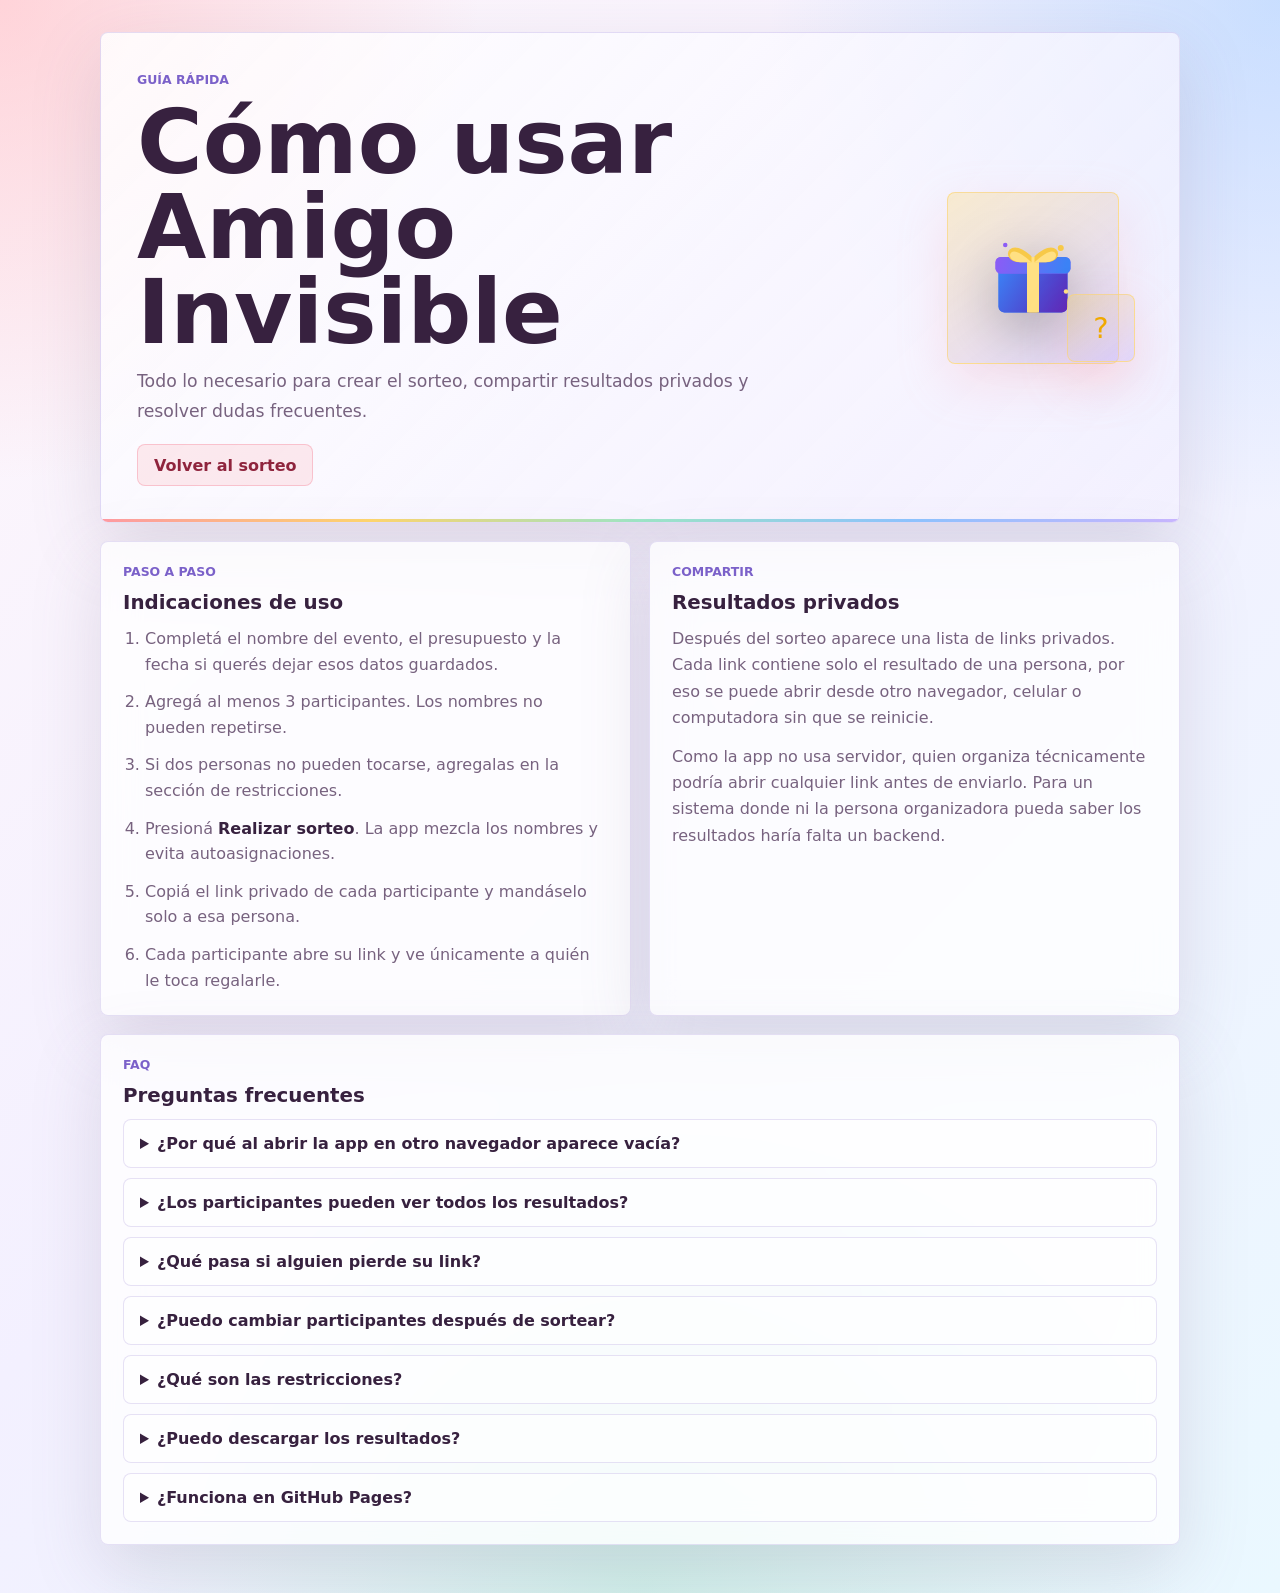
<file: ayuda.html>
<!DOCTYPE html>
<html lang="es">
<head>
  <meta charset="UTF-8">
  <meta name="viewport" content="width=device-width, initial-scale=1.0">
  <title>Ayuda | Amigo Invisible</title>
  <meta name="description" content="Indicaciones de uso y preguntas frecuentes para la app de Amigo Invisible.">
  <link rel="stylesheet" href="styles.css">
</head>
<body>
  <main class="app-shell help-page">
    <section class="hero help-hero" aria-labelledby="help-title">
      <div class="hero__content">
        <span class="badge">Guía rápida</span>
        <h1 id="help-title">Cómo usar Amigo Invisible</h1>
        <p>Todo lo necesario para crear el sorteo, compartir resultados privados y resolver dudas frecuentes.</p>
        <a class="help-link" href="index.html">Volver al sorteo</a>
      </div>
      <div class="gift-orbit" aria-hidden="true">
        <div class="gift-card gift-card--large">
          <img class="gift-icon" src="assets/gift-icon.svg" alt="">
        </div>
        <div class="gift-card gift-card--small">?</div>
      </div>
    </section>

    <section class="help-grid" aria-label="Indicaciones y preguntas frecuentes">
      <article class="panel help-card">
        <span class="section-kicker">Paso a paso</span>
        <h2>Indicaciones de uso</h2>
        <ol class="steps-list">
          <li>Completá el nombre del evento, el presupuesto y la fecha si querés dejar esos datos guardados.</li>
          <li>Agregá al menos 3 participantes. Los nombres no pueden repetirse.</li>
          <li>Si dos personas no pueden tocarse, agregalas en la sección de restricciones.</li>
          <li>Presioná <strong>Realizar sorteo</strong>. La app mezcla los nombres y evita autoasignaciones.</li>
          <li>Copiá el link privado de cada participante y mandáselo solo a esa persona.</li>
          <li>Cada participante abre su link y ve únicamente a quién le toca regalarle.</li>
        </ol>
      </article>

      <article class="panel help-card">
        <span class="section-kicker">Compartir</span>
        <h2>Resultados privados</h2>
        <p>Después del sorteo aparece una lista de links privados. Cada link contiene solo el resultado de una persona, por eso se puede abrir desde otro navegador, celular o computadora sin que se reinicie.</p>
        <p>Como la app no usa servidor, quien organiza técnicamente podría abrir cualquier link antes de enviarlo. Para un sistema donde ni la persona organizadora pueda saber los resultados haría falta un backend.</p>
      </article>

      <article class="panel help-card help-card--wide">
        <span class="section-kicker">FAQ</span>
        <h2>Preguntas frecuentes</h2>
        <div class="faq-list">
          <details>
            <summary>¿Por qué al abrir la app en otro navegador aparece vacía?</summary>
            <p>La lista principal se guarda localmente en el navegador donde se creó. Para compartir resultados con otras personas usá los links privados que aparecen después de realizar el sorteo.</p>
          </details>
          <details>
            <summary>¿Los participantes pueden ver todos los resultados?</summary>
            <p>No desde su link privado. Cada link muestra únicamente el resultado de esa persona.</p>
          </details>
          <details>
            <summary>¿Qué pasa si alguien pierde su link?</summary>
            <p>La persona organizadora puede volver a la app desde el mismo navegador donde hizo el sorteo y copiar nuevamente el link privado.</p>
          </details>
          <details>
            <summary>¿Puedo cambiar participantes después de sortear?</summary>
            <p>Sí, pero al editar, agregar o eliminar participantes se limpia el sorteo anterior. Después tenés que realizar un nuevo sorteo.</p>
          </details>
          <details>
            <summary>¿Qué son las restricciones?</summary>
            <p>Son pares de personas que no pueden tocarse entre sí. Sirven para parejas, familiares o cualquier combinación que quieras evitar.</p>
          </details>
          <details>
            <summary>¿Puedo descargar los resultados?</summary>
            <p>Sí. Después de sortear podés descargar un archivo JSON con la información del evento, restricciones y asignaciones.</p>
          </details>
          <details>
            <summary>¿Funciona en GitHub Pages?</summary>
            <p>Sí. La app es estática y funciona con HTML, CSS y JavaScript, sin backend ni instalación.</p>
          </details>
        </div>
      </article>
    </section>
  </main>
</body>
</html>
</file>
<file: styles.css>
:root {
  /* Paleta pastel alegre: clara, suave y festiva. */
  --bg: #fff7fb;
  --bg-soft: #f3f0ff;
  --panel: rgba(255, 255, 255, 0.78);
  --panel-strong: rgba(255, 252, 246, 0.92);
  --text: #37213f;
  --muted: #77627f;
  --blue: #8ec5ff;
  --violet: #c9b6ff;
  --violet-dark: #7b61c9;
  --gold: #ffd76d;
  --coral: #ff9aa2;
  --mint: #9ee6c7;
  --danger: #ef5d78;
  --success: #36b37e;
  --line: rgba(123, 97, 201, 0.18);
  --shadow: 0 24px 70px rgba(119, 98, 127, 0.18);
  --radius: 8px;
}

* {
  box-sizing: border-box;
}

body {
  min-height: 100vh;
  margin: 0;
  font-family: system-ui, -apple-system, BlinkMacSystemFont, "Segoe UI", sans-serif;
  color: var(--text);
  background:
    radial-gradient(circle at top left, rgba(255, 154, 162, 0.38), transparent 30rem),
    radial-gradient(circle at top right, rgba(142, 197, 255, 0.42), transparent 32rem),
    radial-gradient(circle at bottom, rgba(158, 230, 199, 0.38), transparent 34rem),
    linear-gradient(135deg, #fff7fb 0%, #f3f0ff 48%, #eaf8ff 100%);
}

button,
input,
select {
  font: inherit;
}

button {
  cursor: pointer;
}

.app-shell {
  width: min(1180px, calc(100% - 32px));
  margin: 0 auto;
  padding: 32px 0 48px;
}

.hero {
  /* Primer bloque visual con presencia fuerte sin depender de imágenes externas. */
  display: grid;
  grid-template-columns: minmax(0, 1fr) 260px;
  align-items: center;
  min-height: 260px;
  gap: 24px;
  padding: 36px;
  border: 1px solid var(--line);
  border-radius: var(--radius);
  background: linear-gradient(135deg, rgba(255, 255, 255, 0.84), rgba(243, 240, 255, 0.72));
  box-shadow: var(--shadow);
  overflow: hidden;
  position: relative;
}

.hero::after {
  content: "";
  position: absolute;
  inset: auto 0 0;
  height: 3px;
  background: linear-gradient(90deg, var(--coral), var(--gold), var(--mint), var(--blue), var(--violet));
}

.badge,
.section-kicker {
  display: inline-flex;
  align-items: center;
  width: fit-content;
  color: var(--violet-dark);
  font-size: 0.78rem;
  font-weight: 800;
  letter-spacing: 0;
  text-transform: uppercase;
}

.hero h1 {
  margin: 12px 0;
  font-size: clamp(2.6rem, 7vw, 5.8rem);
  line-height: 0.95;
  letter-spacing: 0;
}

.hero p {
  max-width: 620px;
  margin: 0;
  color: var(--muted);
  font-size: 1.08rem;
  line-height: 1.7;
}

.help-link {
  display: inline-flex;
  align-items: center;
  width: fit-content;
  min-height: 42px;
  margin-top: 18px;
  padding: 0 16px;
  color: #8f243d;
  text-decoration: none;
  font-weight: 800;
  border: 1px solid rgba(239, 93, 120, 0.28);
  border-radius: var(--radius);
  background: rgba(255, 154, 162, 0.18);
  transition: transform 160ms ease, background 160ms ease;
}

.help-link:hover {
  transform: translateY(-1px);
  background: rgba(255, 154, 162, 0.28);
}

.gift-orbit {
  display: grid;
  place-items: center;
  min-height: 220px;
  position: relative;
}

.gift-card {
  display: grid;
  place-items: center;
  border: 1px solid rgba(255, 215, 109, 0.65);
  border-radius: var(--radius);
  background: linear-gradient(145deg, rgba(255, 215, 109, 0.32), rgba(201, 182, 255, 0.4));
  box-shadow: 0 18px 50px rgba(255, 154, 162, 0.22);
  animation: floatGift 4s ease-in-out infinite;
}

.gift-card--large {
  width: 172px;
  aspect-ratio: 1;
}

.gift-card--small {
  width: 68px;
  aspect-ratio: 1;
  position: absolute;
  right: 8px;
  bottom: 26px;
  color: #f0a900;
  font-size: 1.8rem;
  animation-delay: 0.6s;
}

.gift-icon {
  width: 96px;
  height: 96px;
  filter: drop-shadow(0 16px 28px rgba(0, 0, 0, 0.28));
}

.workspace {
  /* Dos columnas en escritorio; se convierte en una columna en pantallas chicas. */
  display: grid;
  grid-template-columns: minmax(0, 1.1fr) minmax(320px, 0.9fr);
  gap: 18px;
  margin-top: 18px;
}

.panel {
  border: 1px solid var(--line);
  border-radius: var(--radius);
  background: var(--panel);
  box-shadow: var(--shadow);
  padding: 22px;
  backdrop-filter: blur(18px);
}

.event-panel,
.participants-panel {
  grid-column: 1;
}

.restrictions-panel,
.draw-panel {
  grid-column: 2;
}

.participants-panel {
  min-height: 380px;
}

.draw-panel {
  align-self: start;
  justify-self: center;
  width: min(100%, 460px);
}

.panel__header {
  display: flex;
  align-items: flex-start;
  justify-content: space-between;
  gap: 16px;
  margin-bottom: 18px;
}

.panel h2 {
  margin: 5px 0 0;
  font-size: 1.24rem;
}

.counter {
  display: grid;
  place-items: center;
  min-width: 36px;
  height: 36px;
  padding: 0 10px;
  border-radius: 999px;
  color: var(--violet-dark);
  background: rgba(255, 215, 109, 0.38);
  border: 1px solid rgba(255, 215, 109, 0.58);
  font-weight: 800;
}

.form-grid {
  display: grid;
  grid-template-columns: repeat(3, minmax(0, 1fr));
  gap: 14px;
}

.field {
  display: grid;
  gap: 8px;
  color: var(--muted);
  font-size: 0.9rem;
  font-weight: 700;
}

.field input,
.field select {
  width: 100%;
  min-height: 48px;
  color: var(--text);
  background: rgba(255, 255, 255, 0.76);
  border: 1px solid var(--line);
  border-radius: var(--radius);
  outline: none;
  padding: 0 14px;
  transition: border-color 180ms ease, box-shadow 180ms ease, background 180ms ease;
}

.field input:focus,
.field select:focus {
  border-color: rgba(123, 97, 201, 0.55);
  box-shadow: 0 0 0 4px rgba(201, 182, 255, 0.26);
  background: rgba(255, 255, 255, 0.96);
}

.add-row,
.restriction-builder {
  display: grid;
  grid-template-columns: minmax(0, 1fr) auto;
  gap: 12px;
  align-items: end;
}

.restriction-builder {
  grid-template-columns: repeat(2, minmax(0, 1fr));
}

.restriction-builder .button {
  grid-column: 1 / -1;
}

.button {
  /* Botones consistentes para acciones principales, secundarias y discretas. */
  display: inline-flex;
  align-items: center;
  justify-content: center;
  gap: 8px;
  min-height: 48px;
  border: 0;
  border-radius: var(--radius);
  padding: 0 18px;
  color: var(--text);
  font-weight: 800;
  transition: transform 160ms ease, filter 160ms ease, border-color 160ms ease, background 160ms ease;
}

.button:hover {
  transform: translateY(-1px);
  filter: brightness(1.08);
}

.button:active {
  transform: translateY(0);
}

.button--primary {
  background: linear-gradient(135deg, #ff9aa2, #c9b6ff);
  box-shadow: 0 14px 30px rgba(255, 154, 162, 0.24);
}

.button--secondary {
  background: rgba(158, 230, 199, 0.42);
  border: 1px solid rgba(54, 179, 126, 0.22);
}

.button--gold {
  color: #4b3356;
  background: linear-gradient(135deg, #fff1a8, var(--gold));
}

.button--ghost {
  background: rgba(255, 255, 255, 0.54);
  border: 1px solid var(--line);
}

.button--wide {
  width: 100%;
}

.empty-state {
  display: grid;
  place-items: center;
  gap: 8px;
  min-height: 168px;
  margin-top: 16px;
  color: var(--muted);
  text-align: center;
  border: 1px dashed rgba(123, 97, 201, 0.24);
  border-radius: var(--radius);
  background: rgba(255, 255, 255, 0.46);
}

.empty-state span {
  font-size: 2rem;
}

.empty-state p {
  margin: 0;
}

.empty-state--small {
  min-height: 96px;
}

.editable-list {
  display: grid;
  gap: 10px;
  margin: 16px 0 0;
  padding: 0;
  list-style: none;
}

.list-item {
  display: grid;
  grid-template-columns: minmax(0, 1fr) auto;
  gap: 10px;
  align-items: center;
  padding: 10px;
  border: 1px solid var(--line);
  border-radius: var(--radius);
  background: rgba(255, 255, 255, 0.55);
  animation: popIn 220ms ease both;
}

.list-item input {
  min-height: 40px;
  color: var(--text);
  background: transparent;
  border: 0;
  outline: 0;
  font-weight: 700;
}

.list-item__text {
  min-width: 0;
  overflow-wrap: anywhere;
  font-weight: 700;
}

.icon-button {
  display: grid;
  place-items: center;
  width: 40px;
  height: 40px;
  color: var(--danger);
  background: rgba(255, 154, 162, 0.2);
  border: 1px solid rgba(239, 93, 120, 0.24);
  border-radius: var(--radius);
}

.actions {
  display: grid;
  grid-template-columns: 1fr auto;
  gap: 12px;
}

.status-message {
  min-height: 48px;
  margin: 16px 0;
  padding: 13px 14px;
  border-radius: var(--radius);
  color: var(--muted);
  background: rgba(255, 255, 255, 0.54);
  border: 1px solid var(--line);
  line-height: 1.4;
}

.status-message.is-error {
  color: #8f243d;
  border-color: rgba(239, 93, 120, 0.38);
  background: rgba(255, 154, 162, 0.2);
}

.status-message.is-success {
  color: #176b4d;
  border-color: rgba(54, 179, 126, 0.32);
  background: rgba(158, 230, 199, 0.26);
}

.results-card {
  display: grid;
  gap: 14px;
  padding: 16px;
  border-radius: var(--radius);
  background: var(--panel-strong);
  border: 1px solid rgba(255, 215, 109, 0.45);
}

.secret-result {
  /* Tarjeta temporal: revela un único resultado y puede ocultarse al instante. */
  position: relative;
  display: grid;
  gap: 8px;
  padding: 20px;
  border-radius: var(--radius);
  background:
    linear-gradient(135deg, rgba(255, 215, 109, 0.38), rgba(201, 182, 255, 0.24)),
    rgba(255, 255, 255, 0.7);
  border: 1px solid rgba(255, 215, 109, 0.56);
  animation: reveal 240ms ease both;
}

.secret-label {
  color: var(--muted);
  font-size: 0.9rem;
  font-weight: 700;
}

.secret-result strong {
  color: var(--violet-dark);
  font-size: clamp(1.6rem, 5vw, 2.6rem);
  overflow-wrap: anywhere;
}

.secret-actions {
  display: flex;
  margin-top: 8px;
}

.share-panel {
  display: grid;
  gap: 12px;
  padding-top: 14px;
  border-top: 1px solid var(--line);
}

.share-panel h3 {
  margin: 5px 0 6px;
  font-size: 1rem;
}

.share-panel p {
  margin: 0;
  color: var(--muted);
  line-height: 1.45;
}

.share-list {
  display: grid;
  gap: 10px;
  margin: 0;
  padding: 0;
  list-style: none;
}

.share-item {
  display: grid;
  grid-template-columns: minmax(0, 1fr) auto;
  gap: 10px;
  align-items: center;
  padding: 10px;
  border: 1px solid var(--line);
  border-radius: var(--radius);
  background: rgba(255, 255, 255, 0.58);
}

.share-item strong {
  min-width: 0;
  overflow-wrap: anywhere;
}

.shared-view .event-panel,
.shared-view .participants-panel,
.shared-view .restrictions-panel,
.shared-view .actions,
.shared-view .results-card > .field,
.shared-view #show-result,
.shared-view #download-json,
.shared-view #share-panel {
  display: none !important;
}

.shared-view .close-result {
  display: none !important;
}

.shared-view .draw-panel {
  grid-column: 1 / -1;
  max-width: 680px;
  width: 100%;
  margin: 0 auto;
}

.shared-view {
  background:
    radial-gradient(circle at 18% 16%, rgba(255, 154, 162, 0.5), transparent 18rem),
    radial-gradient(circle at 78% 14%, rgba(255, 215, 109, 0.48), transparent 18rem),
    radial-gradient(circle at 74% 82%, rgba(158, 230, 199, 0.45), transparent 22rem),
    linear-gradient(135deg, #fff7fb 0%, #fff2d8 45%, #eaf8ff 100%);
}

.shared-view .hero {
  min-height: 220px;
  background:
    linear-gradient(135deg, rgba(255, 255, 255, 0.9), rgba(255, 239, 213, 0.76)),
    repeating-linear-gradient(135deg, rgba(255, 154, 162, 0.14) 0 10px, transparent 10px 22px);
}

.shared-view .hero h1::after {
  content: " sorpresa";
  color: var(--danger);
}

.shared-view .hero p {
  color: #6b4f5f;
}

.shared-view .draw-panel {
  overflow: hidden;
  border-color: rgba(247, 201, 72, 0.55);
  background:
    radial-gradient(circle at 12% 18%, rgba(255, 154, 162, 0.22), transparent 9rem),
    radial-gradient(circle at 88% 12%, rgba(247, 201, 72, 0.28), transparent 10rem),
    linear-gradient(180deg, rgba(255, 255, 255, 0.96), rgba(255, 248, 237, 0.94));
}

.shared-view .draw-panel::after {
  content: "✦ ✧ ✦";
  position: absolute;
  top: 18px;
  right: 22px;
  color: var(--gold);
  font-size: 1.2rem;
  letter-spacing: 0;
}

.shared-view .results-card {
  padding: 22px;
  background:
    linear-gradient(135deg, rgba(255, 255, 255, 0.98), rgba(255, 241, 219, 0.92));
}

.shared-view .secret-result {
  min-height: 230px;
  place-items: center;
  text-align: center;
  padding: 34px 22px;
  background:
    radial-gradient(circle at 18% 24%, rgba(255, 154, 162, 0.28), transparent 7rem),
    radial-gradient(circle at 86% 22%, rgba(247, 201, 72, 0.34), transparent 8rem),
    linear-gradient(135deg, rgba(255, 255, 255, 0.9), rgba(234, 248, 255, 0.88));
  border-color: rgba(247, 201, 72, 0.7);
  box-shadow: 0 22px 48px rgba(123, 97, 201, 0.16);
}

.shared-view .secret-label {
  color: var(--danger);
  font-size: 1rem;
  text-transform: uppercase;
}

.shared-view .secret-result strong {
  color: #5b21b6;
  font-size: clamp(2.5rem, 9vw, 4.8rem);
  line-height: 0.95;
}

.shared-view .secret-result strong::before {
  content: "🎁";
  display: block;
  margin-bottom: 12px;
  font-size: clamp(2.6rem, 9vw, 4.6rem);
}

.shared-view .secret-actions {
  justify-content: center;
  width: 100%;
}

.help-page {
  max-width: 1080px;
}

.help-hero {
  grid-template-columns: minmax(0, 1fr) 220px;
}

.help-grid {
  display: grid;
  grid-template-columns: repeat(2, minmax(0, 1fr));
  gap: 18px;
  margin-top: 18px;
}

.help-card {
  display: grid;
  align-content: start;
  gap: 12px;
}

.help-card--wide {
  grid-column: 1 / -1;
}

.help-card h2 {
  margin: 0;
}

.help-card p {
  margin: 0;
  color: var(--muted);
  line-height: 1.65;
}

.steps-list {
  display: grid;
  gap: 12px;
  margin: 0;
  padding-left: 22px;
  color: var(--muted);
  line-height: 1.6;
}

.steps-list strong {
  color: var(--text);
}

.faq-list {
  display: grid;
  gap: 10px;
}

.faq-list details {
  border: 1px solid var(--line);
  border-radius: var(--radius);
  background: rgba(255, 255, 255, 0.58);
  overflow: hidden;
}

.faq-list summary {
  cursor: pointer;
  padding: 14px 16px;
  color: var(--text);
  font-weight: 800;
}

.faq-list details[open] summary {
  color: var(--danger);
}

.faq-list p {
  padding: 0 16px 16px;
}

.close-result {
  position: absolute;
  top: 10px;
  right: 10px;
  display: grid;
  place-items: center;
  width: 32px;
  height: 32px;
  color: var(--text);
  background: rgba(255, 255, 255, 0.68);
  border: 1px solid var(--line);
  border-radius: var(--radius);
  font-size: 1.2rem;
}

[hidden] {
  display: none !important;
}

@keyframes floatGift {
  0%,
  100% {
    transform: translateY(0) rotate(-2deg);
  }
  50% {
    transform: translateY(-12px) rotate(2deg);
  }
}

@keyframes popIn {
  from {
    opacity: 0;
    transform: translateY(8px) scale(0.98);
  }
  to {
    opacity: 1;
    transform: translateY(0) scale(1);
  }
}

@keyframes reveal {
  from {
    opacity: 0;
    transform: translateY(8px);
  }
  to {
    opacity: 1;
    transform: translateY(0);
  }
}

@media (max-width: 900px) {
  .hero,
  .workspace {
    grid-template-columns: 1fr;
  }

  .help-hero,
  .help-grid {
    grid-template-columns: 1fr;
  }

  .event-panel,
  .participants-panel,
  .restrictions-panel,
  .draw-panel {
    grid-column: auto;
  }

  .form-grid {
    grid-template-columns: 1fr;
  }

  .gift-orbit {
    min-height: 160px;
  }
}

@media (max-width: 640px) {
  .app-shell {
    width: min(100% - 20px, 1180px);
    padding: 10px 0 28px;
  }

  .hero,
  .panel {
    padding: 18px;
  }

  .add-row,
  .actions,
  .restriction-builder {
    grid-template-columns: 1fr;
  }

  .button {
    width: 100%;
  }

  .gift-card--large {
    width: 132px;
  }
}
</file>
